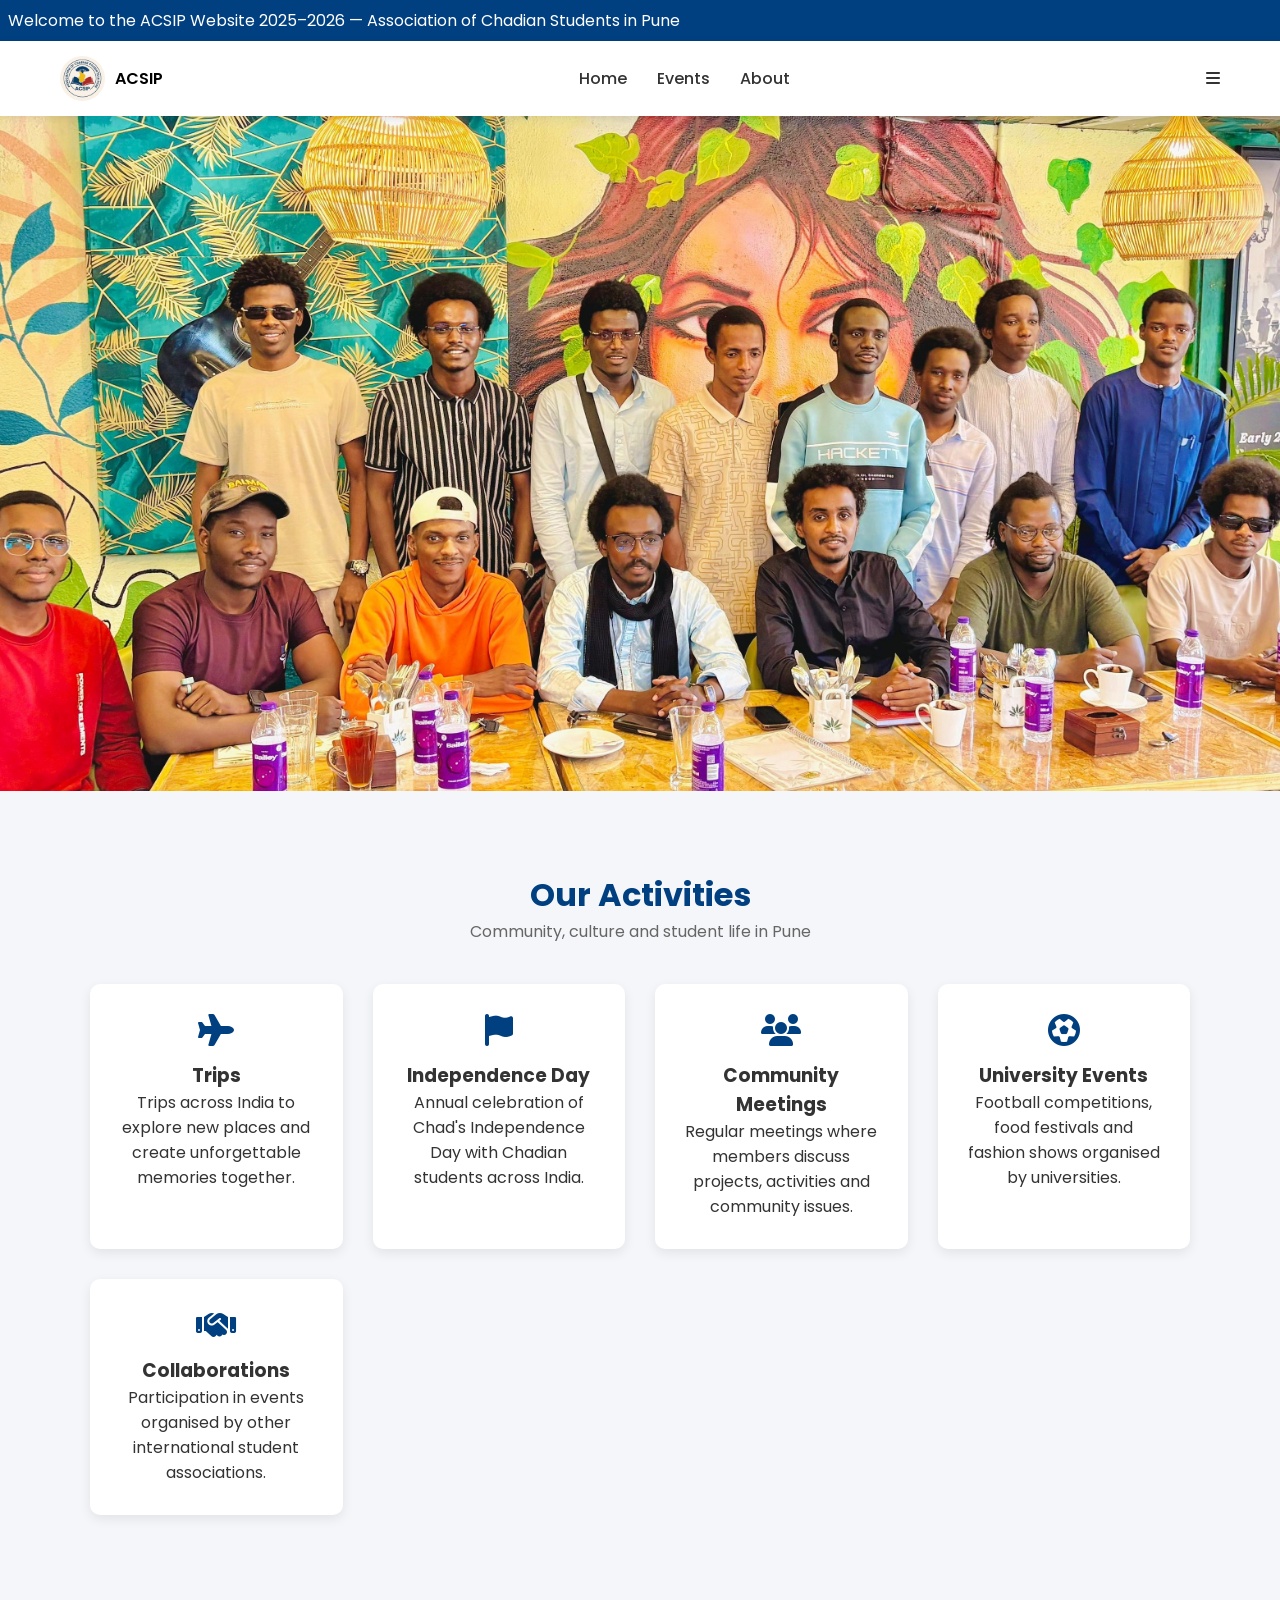
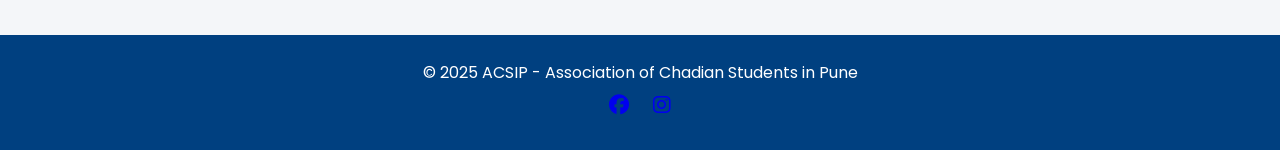
<file: index.html>
<!DOCTYPE html>
<html lang="en">

<head>

<meta charset="UTF-8">
<meta name="viewport" content="width=device-width, initial-scale=1.0">

<title>ACSIP - Association of Chadian Students in Pune</title>

<link rel="stylesheet" href="css/style.css">

<link rel="stylesheet"
href="https://cdnjs.cloudflare.com/ajax/libs/font-awesome/6.6.0/css/all.min.css">

<link href="https://fonts.googleapis.com/css2?family=Poppins:wght@300;400;500;600;700&display=swap" rel="stylesheet">

</head>

<body>


<header class="top-header">
<div class="scroll-text">
Welcome to the ACSIP Website 2025–2026 — Association of Chadian Students in Pune
</div>
</header>


<nav class="navbar">

<div class="nav-container">

<a href="index.html" class="logo">
<img src="images/logo.jpg">
<span>ACSIP</span>
</a>

<ul class="nav-menu">

<li><a href="index.html">Home</a></li>
<li><a href="events.html">Events</a></li>
<li><a href="about-us.html">About</a></li>

</ul>

<div class="menu-btn">
<i class="fas fa-bars"></i>
</div>

</div>

</nav>


<section class="hero"></section>


<section class="activities">

<div class="section-title">
<h2>Our Activities</h2>
<p>Community, culture and student life in Pune</p>
</div>

<div class="activities-grid">

<div class="activity-card">
<i class="fas fa-plane"></i>
<h3>Trips</h3>
<p>Trips across India to explore new places and create unforgettable memories together.</p>
</div>

<div class="activity-card">
<i class="fas fa-flag"></i>
<h3>Independence Day</h3>
<p>Annual celebration of Chad's Independence Day with Chadian students across India.</p>
</div>

<div class="activity-card">
<i class="fas fa-users"></i>
<h3>Community Meetings</h3>
<p>Regular meetings where members discuss projects, activities and community issues.</p>
</div>

<div class="activity-card">
<i class="fas fa-futbol"></i>
<h3>University Events</h3>
<p>Football competitions, food festivals and fashion shows organised by universities.</p>
</div>

<div class="activity-card">
<i class="fas fa-handshake"></i>
<h3>Collaborations</h3>
<p>Participation in events organised by other international student associations.</p>
</div>

</div>

</section>


<footer>

<p>© 2025 ACSIP - Association of Chadian Students in Pune</p>

<div class="socials">

<a href="#"><i class="fab fa-facebook"></i></a>
<a href="#"><i class="fab fa-instagram"></i></a>

</div>

</footer>

<script src="js/script.js"></script>

</body>
</html>
</file>
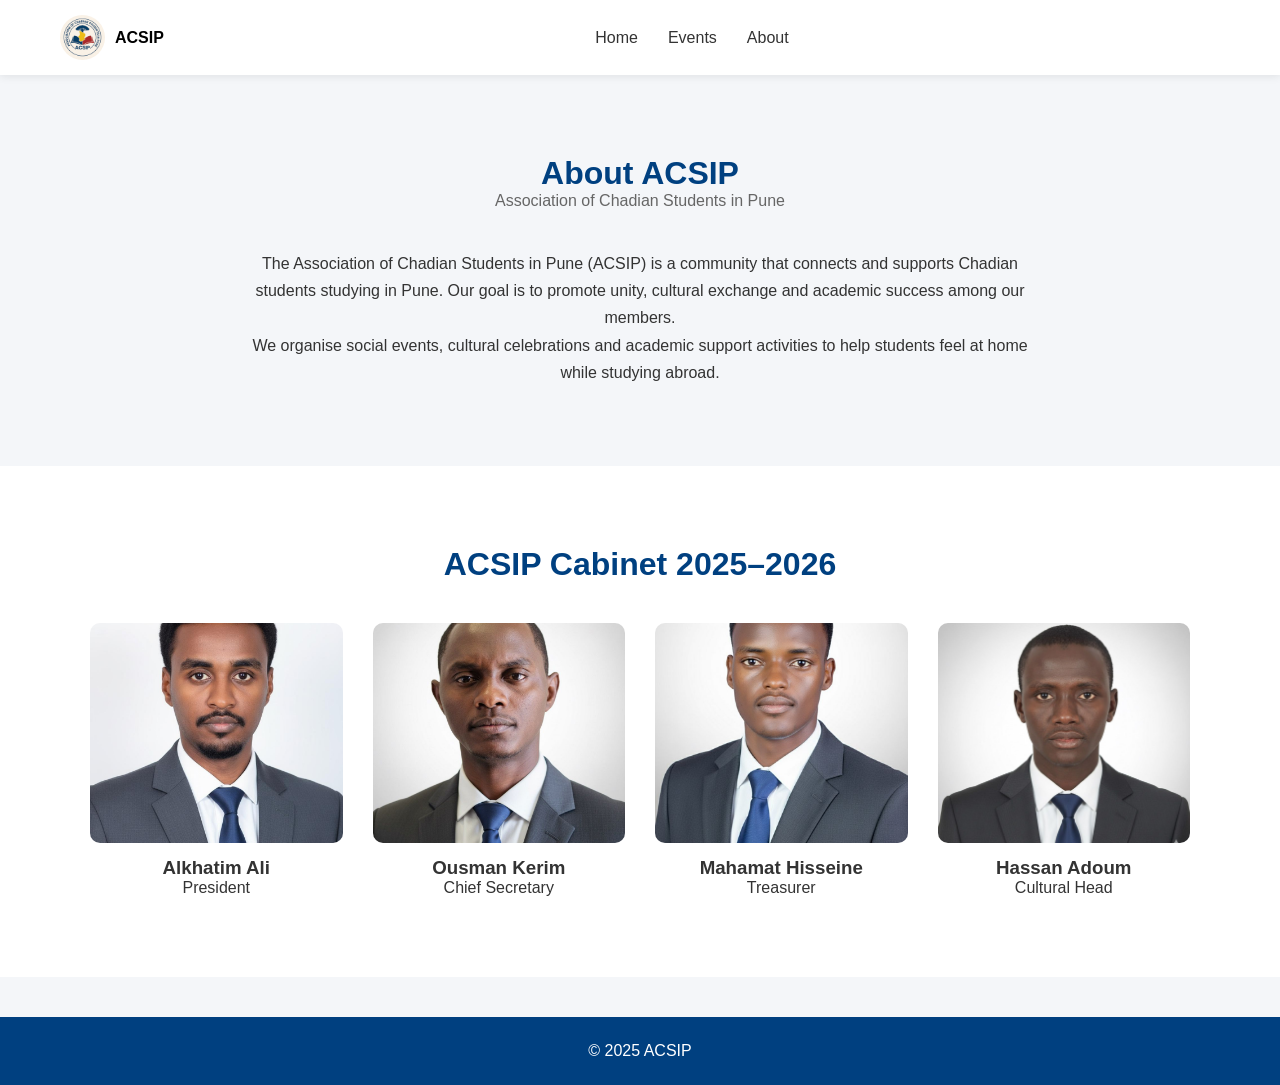
<file: about-us.html>
<!DOCTYPE html>
<html lang="en">

<head>

<meta charset="UTF-8">
<meta name="viewport" content="width=device-width, initial-scale=1.0">

<title>About ACSIP</title>

<link rel="stylesheet" href="css/style.css">

</head>

<body>


<nav class="navbar">

<div class="nav-container">

<a href="index.html" class="logo">
<img src="images/logo.jpg">
<span>ACSIP</span>
</a>

<ul class="nav-menu">

<li><a href="index.html">Home</a></li>
<li><a href="events.html">Events</a></li>
<li><a href="about-us.html">About</a></li>

</ul>

<div class="menu-btn">
<i class="fas fa-bars"></i>
</div>

</div>

</nav>


<section class="about">

<div class="section-title">
<h1>About ACSIP</h1>
<p>Association of Chadian Students in Pune</p>
</div>

<div class="about-container">

<p>
The Association of Chadian Students in Pune (ACSIP) is a community that connects and supports
Chadian students studying in Pune. Our goal is to promote unity, cultural exchange and
academic success among our members.
</p>

<p>
We organise social events, cultural celebrations and academic support activities to help
students feel at home while studying abroad.
</p>

</div>

</section>


<section class="cabinet">

<div class="section-title">
<h2>ACSIP Cabinet 2025–2026</h2>
</div>

<div class="cabinet-grid">

<div class="member">
<img src="images/Alkhatim.jpg">
<h3>Alkhatim Ali</h3>
<p>President</p>
</div>

<div class="member">
<img src="images/Ousman.jpg">
<h3>Ousman Kerim</h3>
<p>Chief Secretary</p>
</div>

<div class="member">
<img src="images/Mahamat.jpg">
<h3>Mahamat Hisseine</h3>
<p>Treasurer</p>
</div>

<div class="member">
<img src="images/Hassan.jpg">
<h3>Hassan Adoum</h3>
<p>Cultural Head</p>
</div>

</div>

</section>


<footer>

<p>© 2025 ACSIP</p>

</footer>

<script src="js/script.js"></script>

</body>
</html>
</file>
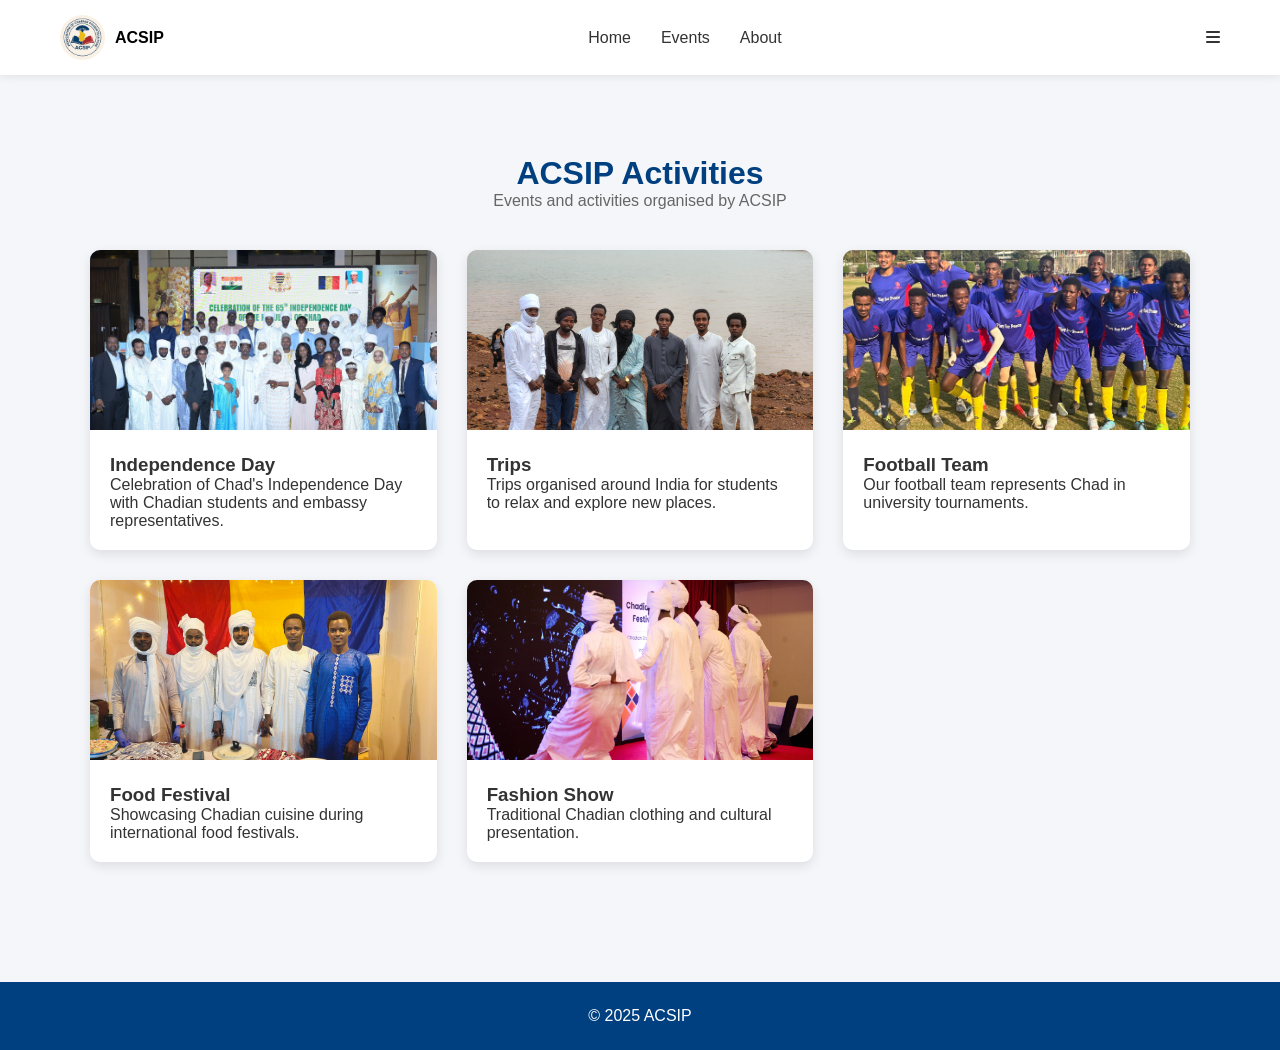
<file: events.html>
<!DOCTYPE html>
<html lang="en">

<head>

<meta charset="UTF-8">
<meta name="viewport" content="width=device-width, initial-scale=1.0">

<title>ACSIP Activities</title>

<link rel="stylesheet" href="css/style.css">

<link rel="stylesheet"
href="https://cdnjs.cloudflare.com/ajax/libs/font-awesome/6.6.0/css/all.min.css">

</head>

<body>


<nav class="navbar">

<div class="nav-container">

<a href="index.html" class="logo">
<img src="images/logo.jpg">
<span>ACSIP</span>
</a>

<ul class="nav-menu">

<li><a href="index.html">Home</a></li>
<li><a href="events.html">Events</a></li>
<li><a href="about-us.html">About</a></li>

</ul>

<div class="menu-btn">
<i class="fas fa-bars"></i>
</div>

</div>

</nav>


<section class="events">

<div class="section-title">
<h1>ACSIP Activities</h1>
<p>Events and activities organised by ACSIP</p>
</div>

<div class="event-container">

<div class="event-card">
<img src="images/independance.jpg">
<div class="event-text">
<h3>Independence Day</h3>
<p>Celebration of Chad's Independence Day with Chadian students and embassy representatives.</p>
</div>
</div>

<div class="event-card">
<img src="images/trips.jpg">
<div class="event-text">
<h3>Trips</h3>
<p>Trips organised around India for students to relax and explore new places.</p>
</div>
</div>

<div class="event-card">
<img src="images/football_team.jpg">
<div class="event-text">
<h3>Football Team</h3>
<p>Our football team represents Chad in university tournaments.</p>
</div>
</div>

<div class="event-card">
<img src="images/food_festival.jpg">
<div class="event-text">
<h3>Food Festival</h3>
<p>Showcasing Chadian cuisine during international food festivals.</p>
</div>
</div>

<div class="event-card">
<img src="images/dance.jpg">
<div class="event-text">
<h3>Fashion Show</h3>
<p>Traditional Chadian clothing and cultural presentation.</p>
</div>
</div>

</div>

</section>


<footer>

<p>© 2025 ACSIP</p>

</footer>

<script src="js/script.js"></script>

</body>
</html>
</file>
<file: css/style.css>
*{
margin:0;
padding:0;
box-sizing:border-box;
}

body{
font-family:'Poppins',sans-serif;
background:#f4f6f9;
color:#333;
}

/* scrolling header */

.top-header{
background:#004080;
color:white;
overflow:hidden;
white-space:nowrap;
}

.scroll-text{
display:inline-block;
padding:8px;
animation:scroll 15s linear infinite;
}

@keyframes scroll{
0%{transform:translateX(100%)}
100%{transform:translateX(-100%)}
}

/* NAVBAR */

.navbar{
background:white;
box-shadow:0 2px 8px rgba(0,0,0,0.08);
position:sticky;
top:0;
z-index:1000;
}

.nav-container{
max-width:1200px;
margin:auto;
display:flex;
justify-content:space-between;
align-items:center;
padding:15px 20px;
}

.logo{
display:flex;
align-items:center;
text-decoration:none;
color:black;
font-weight:600;
}

.logo img{
height:45px;
border-radius:50%;
margin-right:10px;
}

.nav-menu{
display:flex;
list-style:none;
gap:30px;
}

.nav-menu a{
text-decoration:none;
color:#333;
font-weight:500;
}

.nav-menu a:hover{
color:#004080;
}

/* HERO */

.hero{
height:75vh;
background:url("../images/members.jpg") center/cover;
}

/* TITLES */

.section-title{
text-align:center;
margin-bottom:40px;
}

.section-title h2,
.section-title h1{
font-size:32px;
color:#004080;
}

.section-title p{
color:#666;
}

/* ACTIVITIES */

.activities{
padding:80px 20px;
}

.activities-grid{
display:grid;
grid-template-columns:repeat(auto-fit,minmax(240px,1fr));
gap:30px;
max-width:1100px;
margin:auto;
}

.activity-card{
background:white;
padding:30px;
border-radius:10px;
text-align:center;
box-shadow:0 4px 12px rgba(0,0,0,0.08);
transition:0.3s;
}

.activity-card:hover{
transform:translateY(-8px);
}

.activity-card i{
font-size:32px;
color:#004080;
margin-bottom:15px;
}

/* EVENTS */

.events{
padding:80px 20px;
}

.event-container{
display:grid;
grid-template-columns:repeat(auto-fit,minmax(260px,1fr));
gap:30px;
max-width:1100px;
margin:auto;
}

.event-card{
background:white;
border-radius:10px;
overflow:hidden;
box-shadow:0 4px 12px rgba(0,0,0,0.1);
}

.event-card img{
width:100%;
height:180px;
object-fit:cover;
}

.event-text{
padding:20px;
}

/* ABOUT */

.about{
padding:80px 20px;
text-align:center;
}

.about-container{
max-width:800px;
margin:auto;
line-height:1.7;
}

/* CABINET */

.cabinet{
padding:80px 20px;
background:white;
}

.cabinet-grid{
display:grid;
grid-template-columns:repeat(auto-fit,minmax(220px,1fr));
gap:30px;
max-width:1100px;
margin:auto;
}

.member{
text-align:center;
}

.member img{
width:100%;
height:220px;
object-fit:cover;
border-radius:10px;
margin-bottom:10px;
}

/* FOOTER */

footer{
background:#004080;
color:white;
text-align:center;
padding:25px;
margin-top:40px;
}

.socials i{
margin:10px;
font-size:20px;
}
</file>
